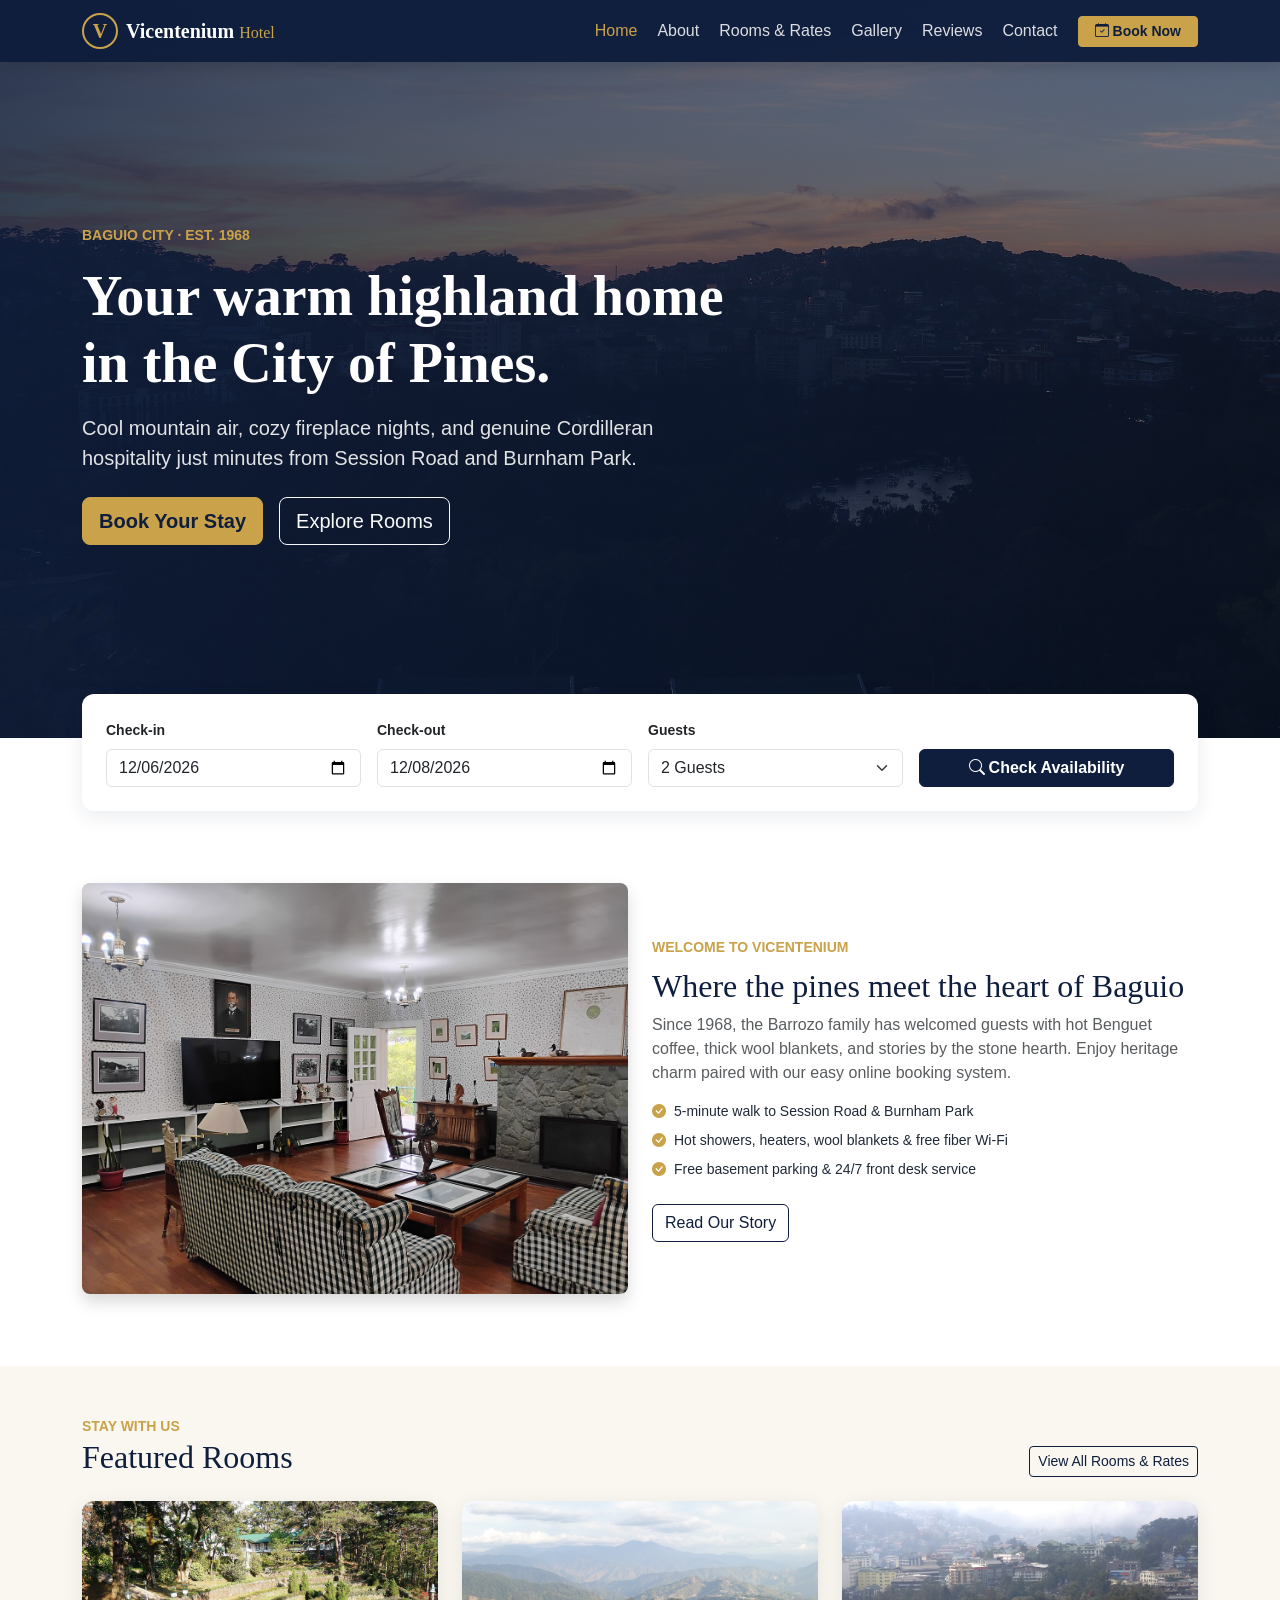
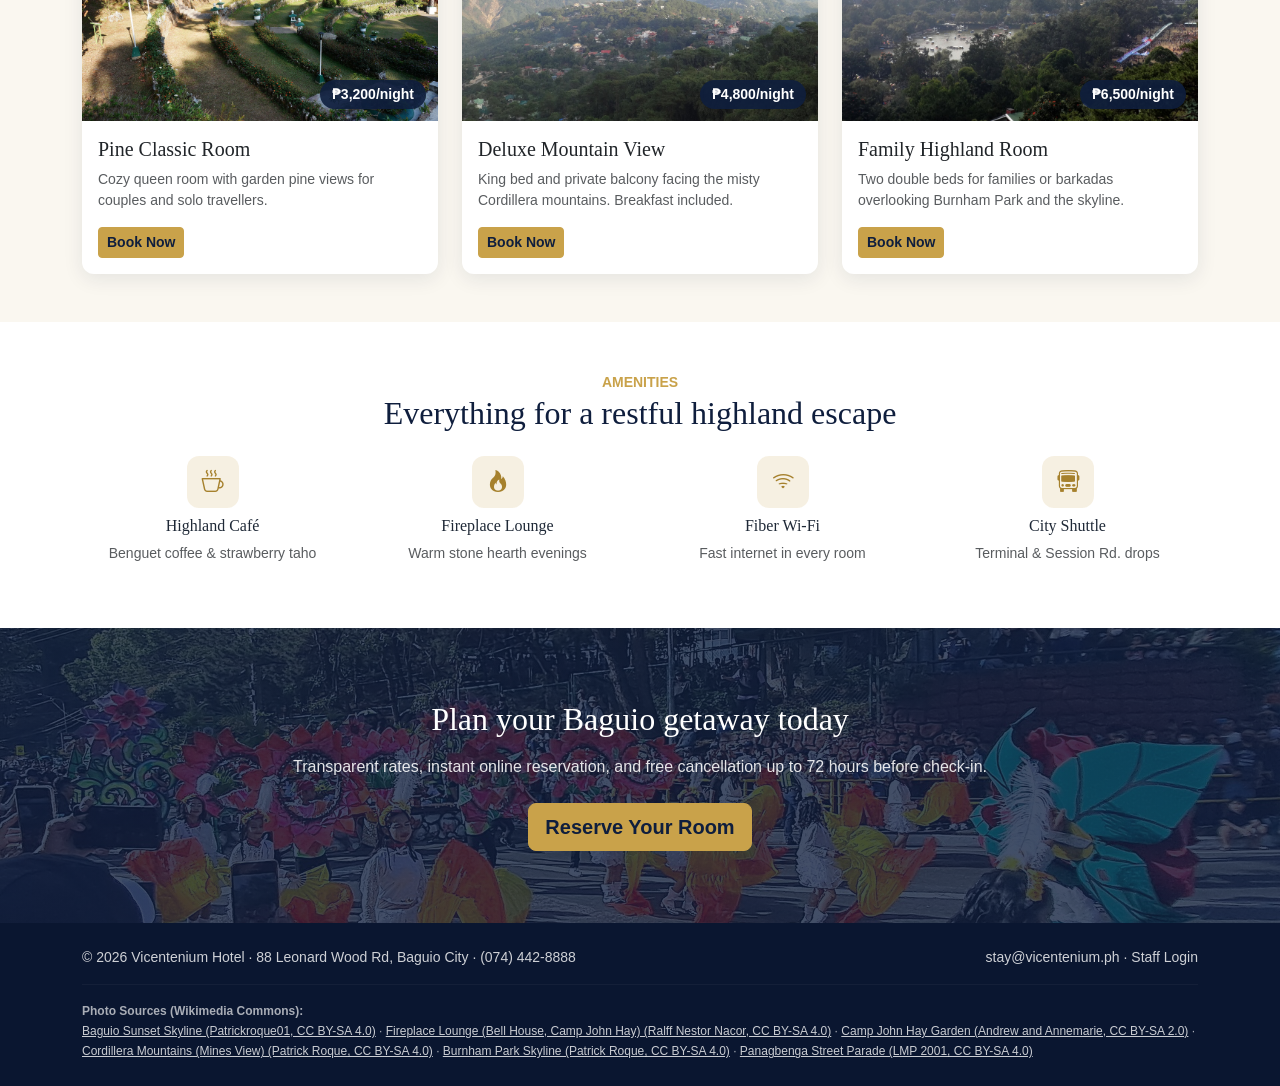
<file: index.html>
<!DOCTYPE html>
<html lang="en">
<head>
    <meta charset="UTF-8">
    <meta name="viewport" content="width=device-width, initial-scale=1.0">
    <title>Vicentenium Hotel | Baguio City</title>
    <link rel="stylesheet" href="vendor/bootstrap/bootstrap.min.css">
    <link rel="stylesheet" href="vendor/bootstrap-icons/bootstrap-icons.min.css">
    <link rel="stylesheet" href="css/style.css">
</head>
<body>

    <!-- navigation bar -->
    <header>
        <nav class="navbar navbar-expand-lg navbar-dark fixed-top hotel-navbar">
            <div class="container">
                <a class="navbar-brand d-flex align-items-center gap-2" href="index.html">
                    <span class="logo-circle">V</span>
                    <span class="brand-title fw-bold">Vicentenium <small class="gold-text fs-6 fw-normal">Hotel</small></span>
                </a>
                <button class="navbar-toggler" type="button" data-bs-toggle="collapse" data-bs-target="#mainMenu" aria-label="Toggle menu">
                    <span class="navbar-toggler-icon"></span>
                </button>
                <div class="collapse navbar-collapse" id="mainMenu">
                    <ul class="navbar-nav ms-auto align-items-lg-center gap-lg-1">
                        <li class="nav-item"><a class="nav-link" href="index.html">Home</a></li>
                        <li class="nav-item"><a class="nav-link" href="about.html">About</a></li>
                        <li class="nav-item"><a class="nav-link" href="rooms.html">Rooms &amp; Rates</a></li>
                        <li class="nav-item"><a class="nav-link" href="gallery.html">Gallery</a></li>
                        <li class="nav-item"><a class="nav-link" href="reviews.html">Reviews</a></li>
                        <li class="nav-item"><a class="nav-link" href="contact.html">Contact</a></li>
                        <li class="nav-item ms-lg-2">
                            <a class="btn btn-gold btn-sm px-3" href="booking.html">
                                <i class="bi bi-calendar-check me-1"></i>Book Now
                            </a>
                        </li>
                    </ul>
                </div>
            </div>
        </nav>
    </header>

    <main>
        <!-- hero banner -->
        <section class="hero-section d-flex align-items-center">
            <div class="container">
                <div class="col-lg-7">
                    <span class="gold-text text-uppercase small fw-semibold">Baguio City · Est. 1968</span>
                    <h1 class="display-4 fw-bold my-3">Your warm highland home in the City of Pines.</h1>
                    <p class="lead mb-4 text-white-50">
                        Cool mountain air, cozy fireplace nights, and genuine Cordilleran hospitality just minutes from Session Road and Burnham Park.
                    </p>
                    <div class="d-flex flex-wrap gap-3">
                        <a href="booking.html" class="btn btn-gold btn-lg">Book Your Stay</a>
                        <a href="rooms.html" class="btn btn-outline-light btn-lg">Explore Rooms</a>
                    </div>
                </div>
            </div>
        </section>

        <!-- quick availability search -->
        <section class="container" style="margin-top: -44px; position: relative; z-index: 2;">
            <form id="homeSearchForm" action="booking.html" method="get" class="card info-card p-4">
                <div class="row g-3 align-items-end">
                    <div class="col-md-3">
                        <label for="homeCheckIn" class="form-label small fw-semibold">Check-in</label>
                        <input type="date" id="homeCheckIn" name="checkin" class="form-control" required>
                    </div>
                    <div class="col-md-3">
                        <label for="homeCheckOut" class="form-label small fw-semibold">Check-out</label>
                        <input type="date" id="homeCheckOut" name="checkout" class="form-control" required>
                    </div>
                    <div class="col-md-3">
                        <label for="homeGuests" class="form-label small fw-semibold">Guests</label>
                        <select id="homeGuests" name="guests" class="form-select">
                            <option value="1">1 Guest</option>
                            <option value="2" selected>2 Guests</option>
                            <option value="3">3 Guests</option>
                            <option value="4">4 Guests</option>
                            <option value="other">Other</option>
                        </select>
                        <input type="number" id="customGuestCount" class="form-control mt-2 d-none" min="1" max="50" placeholder="Enter number of pax">
                    </div>
                    <div class="col-md-3 d-grid">
                        <button type="submit" class="btn btn-navy">
                            <i class="bi bi-search me-1"></i>Check Availability
                        </button>
                    </div>
                </div>
            </form>
        </section>

        <!-- welcome section -->
        <section class="py-5 my-4">
            <div class="container">
                <div class="row align-items-center g-4">
                    <div class="col-lg-6">
                        <img src="images/lobby.jpg" alt="Heritage Baguio fireplace lounge with stone hearth" class="img-fluid rounded-3 shadow">
                    </div>
                    <div class="col-lg-6">
                        <span class="gold-text text-uppercase small fw-semibold">Welcome to Vicentenium</span>
                        <h2 class="my-2">Where the pines meet the heart of Baguio</h2>
                        <p class="text-muted">
                            Since 1968, the Barrozo family has welcomed guests with hot Benguet coffee, thick wool blankets, and stories by the stone hearth. Enjoy heritage charm paired with our easy online booking system.
                        </p>
                        <ul class="list-unstyled small mb-4">
                            <li class="mb-2"><i class="bi bi-check-circle-fill gold-text me-2"></i>5-minute walk to Session Road &amp; Burnham Park</li>
                            <li class="mb-2"><i class="bi bi-check-circle-fill gold-text me-2"></i>Hot showers, heaters, wool blankets &amp; free fiber Wi-Fi</li>
                            <li><i class="bi bi-check-circle-fill gold-text me-2"></i>Free basement parking &amp; 24/7 front desk service</li>
                        </ul>
                        <a href="about.html" class="btn btn-outline-navy">Read Our Story</a>
                    </div>
                </div>
            </div>
        </section>

        <!-- featured rooms -->
        <section class="py-5 cream-bg">
            <div class="container">
                <div class="d-flex justify-content-between align-items-end mb-4 flex-wrap gap-2">
                    <div>
                        <span class="gold-text text-uppercase small fw-semibold">Stay With Us</span>
                        <h2 class="mb-0">Featured Rooms</h2>
                    </div>
                    <a href="rooms.html" class="btn btn-outline-navy btn-sm">View All Rooms &amp; Rates</a>
                </div>
                <div class="row g-4">
                    <div class="col-md-4">
                        <article class="card info-card h-100">
                            <div class="position-relative">
                                <img src="images/room-standard.jpg" alt="Pine Classic Room view" class="room-photo">
                                <span class="price-tag">₱3,200/night</span>
                            </div>
                            <div class="card-body">
                                <h3 class="h5">Pine Classic Room</h3>
                                <p class="small text-muted">Cozy queen room with garden pine views for couples and solo travellers.</p>
                                <a href="booking.html?room=standard" class="btn btn-gold btn-sm">Book Now</a>
                            </div>
                        </article>
                    </div>
                    <div class="col-md-4">
                        <article class="card info-card h-100">
                            <div class="position-relative">
                                <img src="images/room-deluxe.jpg" alt="Deluxe Mountain View" class="room-photo">
                                <span class="price-tag">₱4,800/night</span>
                            </div>
                            <div class="card-body">
                                <h3 class="h5">Deluxe Mountain View</h3>
                                <p class="small text-muted">King bed and private balcony facing the misty Cordillera mountains. Breakfast included.</p>
                                <a href="booking.html?room=deluxe" class="btn btn-gold btn-sm">Book Now</a>
                            </div>
                        </article>
                    </div>
                    <div class="col-md-4">
                        <article class="card info-card h-100">
                            <div class="position-relative">
                                <img src="images/room-family.jpg" alt="Family Highland Room view" class="room-photo">
                                <span class="price-tag">₱6,500/night</span>
                            </div>
                            <div class="card-body">
                                <h3 class="h5">Family Highland Room</h3>
                                <p class="small text-muted">Two double beds for families or barkadas overlooking Burnham Park and the skyline.</p>
                                <a href="booking.html?room=family" class="btn btn-gold btn-sm">Book Now</a>
                            </div>
                        </article>
                    </div>
                </div>
            </div>
        </section>

        <!-- amenities -->
        <section class="py-5">
            <div class="container text-center">
                <span class="gold-text text-uppercase small fw-semibold">Amenities</span>
                <h2 class="mb-4">Everything for a restful highland escape</h2>
                <div class="row g-4">
                    <div class="col-6 col-md-3">
                        <div class="feature-icon mb-2"><i class="bi bi-cup-hot"></i></div>
                        <h3 class="h6">Highland Café</h3>
                        <p class="small text-muted">Benguet coffee &amp; strawberry taho</p>
                    </div>
                    <div class="col-6 col-md-3">
                        <div class="feature-icon mb-2"><i class="bi bi-fire"></i></div>
                        <h3 class="h6">Fireplace Lounge</h3>
                        <p class="small text-muted">Warm stone hearth evenings</p>
                    </div>
                    <div class="col-6 col-md-3">
                        <div class="feature-icon mb-2"><i class="bi bi-wifi"></i></div>
                        <h3 class="h6">Fiber Wi-Fi</h3>
                        <p class="small text-muted">Fast internet in every room</p>
                    </div>
                    <div class="col-6 col-md-3">
                        <div class="feature-icon mb-2"><i class="bi bi-bus-front"></i></div>
                        <h3 class="h6">City Shuttle</h3>
                        <p class="small text-muted">Terminal &amp; Session Rd. drops</p>
                    </div>
                </div>
            </div>
        </section>

        <!-- call to action -->
        <section class="cta-section">
            <div class="container">
                <h2 class="mb-3">Plan your Baguio getaway today</h2>
                <p class="mb-4 text-white-50">Transparent rates, instant online reservation, and free cancellation up to 72 hours before check-in.</p>
                <a href="booking.html" class="btn btn-gold btn-lg">Reserve Your Room</a>
            </div>
        </section>
    </main>

    <!-- footer -->
    <footer class="hotel-footer py-4">
        <div class="container small">
            <div class="d-flex flex-wrap justify-content-between align-items-center gap-2">
                <span>© <span id="currentYear"></span> Vicentenium Hotel · 88 Leonard Wood Rd, Baguio City · (074) 442-8888</span>
                <span>
                    <a href="mailto:stay@vicentenium.ph">stay@vicentenium.ph</a> ·
                    <a href="booking.html#staff-login">Staff Login</a>
                </span>
            </div>
            <hr class="footer-divider my-3">
            <div class="photo-sources">
                <strong>Photo Sources (Wikimedia Commons):</strong><br>
                    <a href="https://commons.wikimedia.org/wiki/File:Baguio_skyline_sunset_Kisad_(Baguio_City;_12-03-2022).jpg" target="_blank" rel="noopener">Baguio Sunset Skyline (Patrickroque01, CC BY-SA 4.0)</a> ·
                    <a href="https://commons.wikimedia.org/wiki/File:Bell_House_Interior,_Camp_John_Hay,_Baguio,_Jul_2025.jpg" target="_blank" rel="noopener">Fireplace Lounge (Bell House, Camp John Hay) (Ralff Nestor Nacor, CC BY-SA 4.0)</a> ·
                    <a href="https://commons.wikimedia.org/wiki/File:Camp_John_Hay_Garden_(12438180775).jpg" target="_blank" rel="noopener">Camp John Hay Garden (Andrew and Annemarie, CC BY-SA 2.0)</a> ·
                    <a href="https://commons.wikimedia.org/wiki/File:Benguet_mountains_-_view_from_Mines_View_Park_(Baguio,_Benguet)(2018-02-25).jpg" target="_blank" rel="noopener">Cordillera Mountains (Mines View) (Patrick Roque, CC BY-SA 4.0)</a> ·
                    <a href="https://commons.wikimedia.org/wiki/File:Baguio_skyline_with_Burnham_Park_(close-up)_(Baguio,_Benguet)(2018-02-25).jpg" target="_blank" rel="noopener">Burnham Park Skyline (Patrick Roque, CC BY-SA 4.0)</a> ·
                    <a href="https://commons.wikimedia.org/wiki/File:Panagbenga_Street_Parade_003_2023-02-25.jpg" target="_blank" rel="noopener">Panagbenga Street Parade (LMP 2001, CC BY-SA 4.0)</a>
            </div>
        </div>
    </footer>

    <script src="vendor/bootstrap/bootstrap.bundle.min.js"></script>
    <script src="js/script.js"></script>
</body>
</html>
</file>
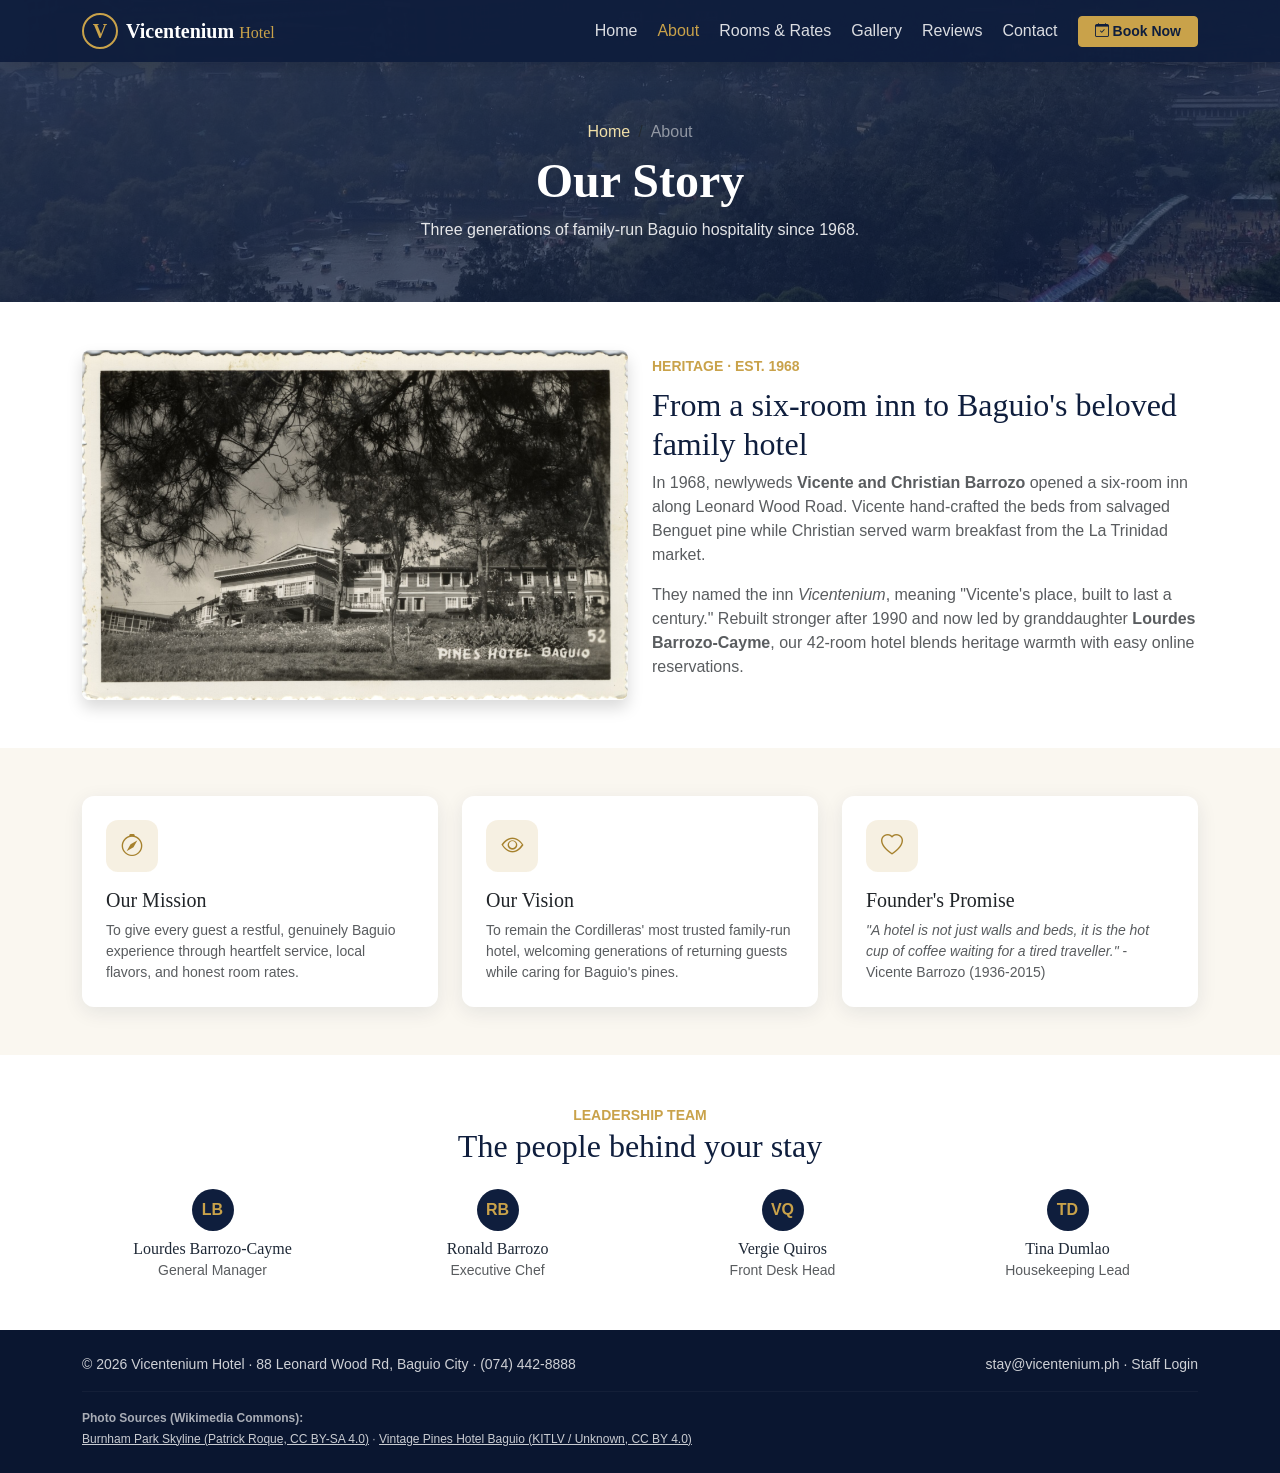
<file: about.html>
<!DOCTYPE html>
<html lang="en">
<head>
    <meta charset="UTF-8">
    <meta name="viewport" content="width=device-width, initial-scale=1.0">
    <title>About Us | Vicentenium Hotel</title>
    <link rel="stylesheet" href="vendor/bootstrap/bootstrap.min.css">
    <link rel="stylesheet" href="vendor/bootstrap-icons/bootstrap-icons.min.css">
    <link rel="stylesheet" href="css/style.css">
</head>
<body>

    <!-- navigation bar -->
    <header>
        <nav class="navbar navbar-expand-lg navbar-dark fixed-top hotel-navbar">
            <div class="container">
                <a class="navbar-brand d-flex align-items-center gap-2" href="index.html">
                    <span class="logo-circle">V</span>
                    <span class="brand-title fw-bold">Vicentenium <small class="gold-text fs-6 fw-normal">Hotel</small></span>
                </a>
                <button class="navbar-toggler" type="button" data-bs-toggle="collapse" data-bs-target="#mainMenu" aria-label="Toggle menu">
                    <span class="navbar-toggler-icon"></span>
                </button>
                <div class="collapse navbar-collapse" id="mainMenu">
                    <ul class="navbar-nav ms-auto align-items-lg-center gap-lg-1">
                        <li class="nav-item"><a class="nav-link" href="index.html">Home</a></li>
                        <li class="nav-item"><a class="nav-link" href="about.html">About</a></li>
                        <li class="nav-item"><a class="nav-link" href="rooms.html">Rooms &amp; Rates</a></li>
                        <li class="nav-item"><a class="nav-link" href="gallery.html">Gallery</a></li>
                        <li class="nav-item"><a class="nav-link" href="reviews.html">Reviews</a></li>
                        <li class="nav-item"><a class="nav-link" href="contact.html">Contact</a></li>
                        <li class="nav-item ms-lg-2">
                            <a class="btn btn-gold btn-sm px-3" href="booking.html">
                                <i class="bi bi-calendar-check me-1"></i>Book Now
                            </a>
                        </li>
                    </ul>
                </div>
            </div>
        </nav>
    </header>

    <main>
        <!-- page header -->
        <section class="page-header" style="background-image: url('images/room-family.jpg');">
            <div class="container">
                <nav aria-label="breadcrumb">
                    <ol class="breadcrumb justify-content-center small mb-2">
                        <li class="breadcrumb-item"><a href="index.html">Home</a></li>
                        <li class="breadcrumb-item active text-white-50">About</li>
                    </ol>
                </nav>
                <h1 class="display-5 fw-bold">Our Story</h1>
                <p class="mb-0 text-white-50">Three generations of family-run Baguio hospitality since 1968.</p>
            </div>
        </section>

        <!-- history section -->
        <section class="py-5">
            <div class="container">
                <div class="row align-items-center g-4">
                    <div class="col-lg-6">
                        <img src="images/heritage.jpg" alt="Vintage photograph of the historic Pines Hotel in Baguio" class="img-fluid rounded-3 shadow">
                    </div>
                    <div class="col-lg-6">
                        <span class="gold-text text-uppercase small fw-semibold">Heritage · Est. 1968</span>
                        <h2 class="my-2">From a six-room inn to Baguio's beloved family hotel</h2>
                        <p class="text-muted">
                            In 1968, newlyweds <strong>Vicente and Christian Barrozo</strong> opened a six-room inn along Leonard Wood Road. Vicente hand-crafted the beds from salvaged Benguet pine while Christian served warm breakfast from the La Trinidad market.
                        </p>
                        <p class="text-muted">
                            They named the inn <em>Vicentenium</em>, meaning "Vicente's place, built to last a century." Rebuilt stronger after 1990 and now led by granddaughter <strong>Lourdes Barrozo-Cayme</strong>, our 42-room hotel blends heritage warmth with easy online reservations.
                        </p>
                    </div>
                </div>
            </div>
        </section>

        <!-- mission, vision, and founder quote -->
        <section class="py-5 cream-bg">
            <div class="container">
                <div class="row g-4">
                    <div class="col-md-4">
                        <div class="card info-card h-100 p-4">
                            <div class="feature-icon mb-3"><i class="bi bi-compass"></i></div>
                            <h3 class="h5">Our Mission</h3>
                            <p class="small text-muted mb-0">
                                To give every guest a restful, genuinely Baguio experience through heartfelt service, local flavors, and honest room rates.
                            </p>
                        </div>
                    </div>
                    <div class="col-md-4">
                        <div class="card info-card h-100 p-4">
                            <div class="feature-icon mb-3"><i class="bi bi-eye"></i></div>
                            <h3 class="h5">Our Vision</h3>
                            <p class="small text-muted mb-0">
                                To remain the Cordilleras' most trusted family-run hotel, welcoming generations of returning guests while caring for Baguio's pines.
                            </p>
                        </div>
                    </div>
                    <div class="col-md-4">
                        <div class="card info-card h-100 p-4">
                            <div class="feature-icon mb-3"><i class="bi bi-heart"></i></div>
                            <h3 class="h5">Founder's Promise</h3>
                            <p class="small text-muted mb-0">
                                <em>"A hotel is not just walls and beds, it is the hot cup of coffee waiting for a tired traveller."</em> - Vicente Barrozo (1936-2015)
                            </p>
                        </div>
                    </div>
                </div>
            </div>
        </section>

        <!-- leadership team -->
        <section class="py-5">
            <div class="container text-center">
                <span class="gold-text text-uppercase small fw-semibold">Leadership Team</span>
                <h2 class="mb-4">The people behind your stay</h2>
                <div class="row g-4">
                    <div class="col-6 col-md-3">
                        <span class="guest-avatar mb-2">LB</span>
                        <h3 class="h6 mb-0">Lourdes Barrozo-Cayme</h3>
                        <small class="text-muted">General Manager</small>
                    </div>
                    <div class="col-6 col-md-3">
                        <span class="guest-avatar mb-2">RB</span>
                        <h3 class="h6 mb-0">Ronald Barrozo</h3>
                        <small class="text-muted">Executive Chef</small>
                    </div>
                    <div class="col-6 col-md-3">
                        <span class="guest-avatar mb-2">VQ</span>
                        <h3 class="h6 mb-0">Vergie Quiros</h3>
                        <small class="text-muted">Front Desk Head</small>
                    </div>
                    <div class="col-6 col-md-3">
                        <span class="guest-avatar mb-2">TD</span>
                        <h3 class="h6 mb-0">Tina Dumlao</h3>
                        <small class="text-muted">Housekeeping Lead</small>
                    </div>
                </div>
            </div>
        </section>
    </main>

    <!-- footer -->
    <footer class="hotel-footer py-4">
        <div class="container small">
            <div class="d-flex flex-wrap justify-content-between align-items-center gap-2">
                <span>© <span id="currentYear"></span> Vicentenium Hotel · 88 Leonard Wood Rd, Baguio City · (074) 442-8888</span>
                <span>
                    <a href="mailto:stay@vicentenium.ph">stay@vicentenium.ph</a> ·
                    <a href="booking.html#staff-login">Staff Login</a>
                </span>
            </div>
            <hr class="footer-divider my-3">
            <div class="photo-sources">
                <strong>Photo Sources (Wikimedia Commons):</strong><br>
                    <a href="https://commons.wikimedia.org/wiki/File:Baguio_skyline_with_Burnham_Park_(close-up)_(Baguio,_Benguet)(2018-02-25).jpg" target="_blank" rel="noopener">Burnham Park Skyline (Patrick Roque, CC BY-SA 4.0)</a> ·
                    <a href="https://commons.wikimedia.org/wiki/File:Pines_Hotel_te_Baguio_in_de_Filippijnen,_KITLV_1400128.tiff" target="_blank" rel="noopener">Vintage Pines Hotel Baguio (KITLV / Unknown, CC BY 4.0)</a>
            </div>
        </div>
    </footer>

    <script src="vendor/bootstrap/bootstrap.bundle.min.js"></script>
    <script src="js/script.js"></script>
</body>
</html>
</file>
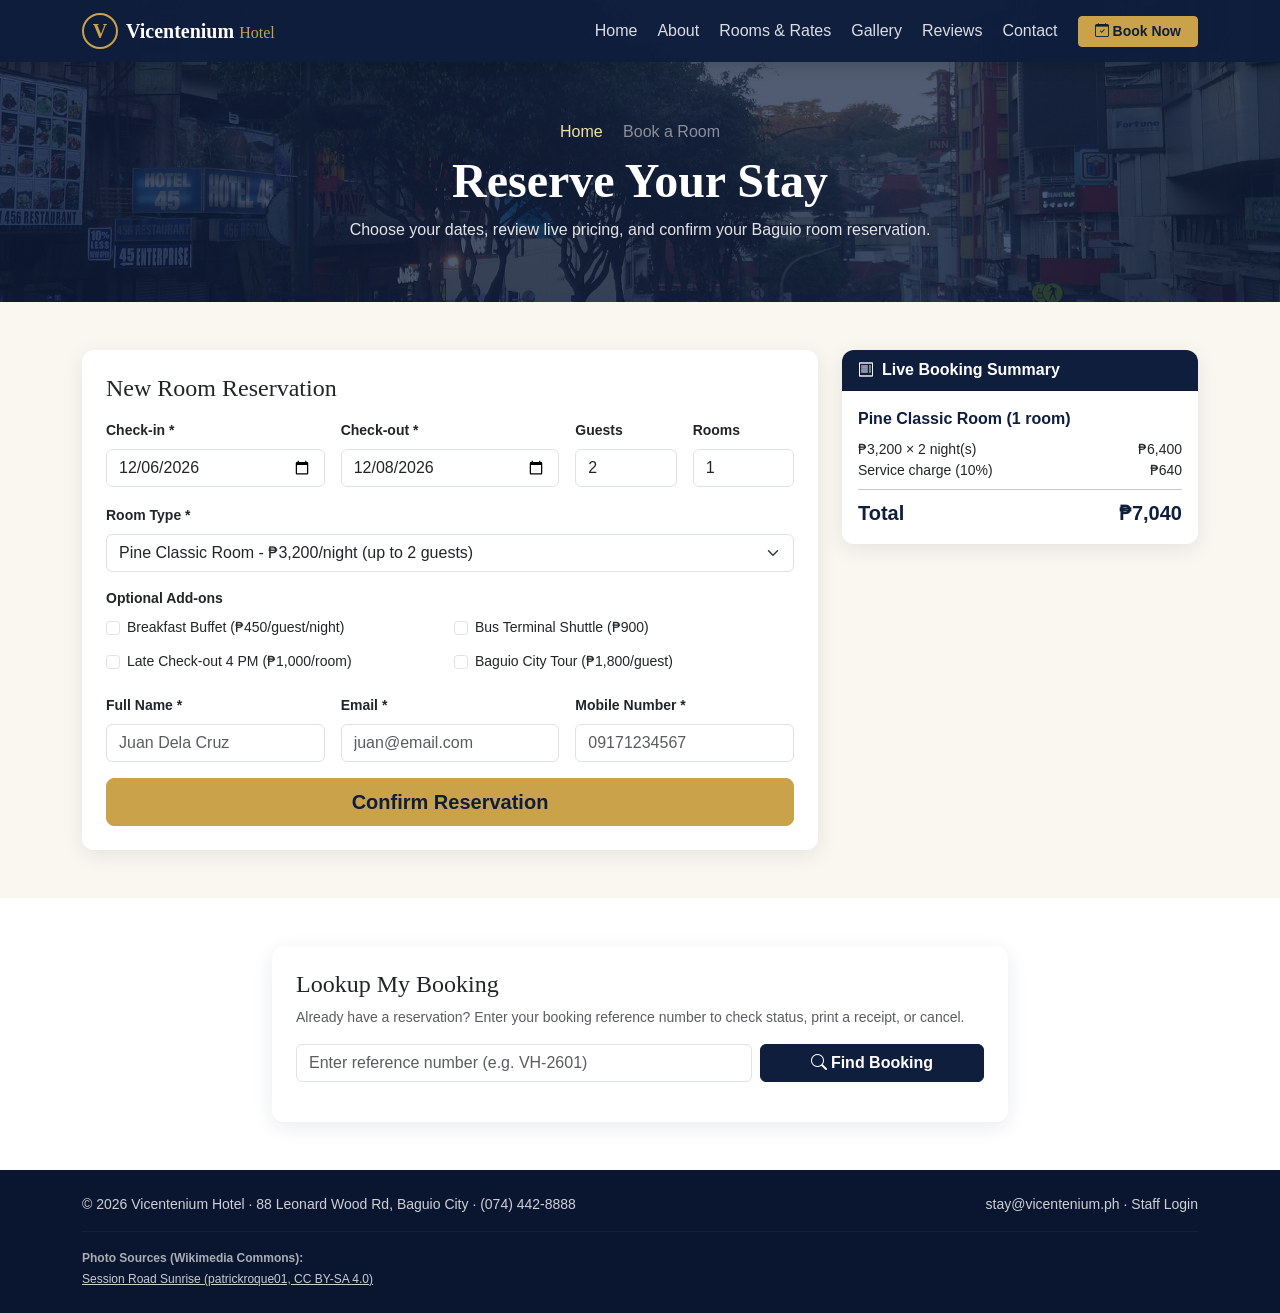
<file: booking.html>
<!DOCTYPE html>
<html lang="en">
<head>
    <meta charset="UTF-8">
    <meta name="viewport" content="width=device-width, initial-scale=1.0">
    <title>Book a Room | Vicentenium Hotel</title>
    <link rel="stylesheet" href="vendor/bootstrap/bootstrap.min.css">
    <link rel="stylesheet" href="vendor/bootstrap-icons/bootstrap-icons.min.css">
    <link rel="stylesheet" href="css/style.css">
</head>
<body>

    <!-- navigation bar -->
    <header>
        <nav class="navbar navbar-expand-lg navbar-dark fixed-top hotel-navbar">
            <div class="container">
                <a class="navbar-brand d-flex align-items-center gap-2" href="index.html">
                    <span class="logo-circle">V</span>
                    <span class="brand-title fw-bold">Vicentenium <small class="gold-text fs-6 fw-normal">Hotel</small></span>
                </a>
                <button class="navbar-toggler" type="button" data-bs-toggle="collapse" data-bs-target="#mainMenu" aria-label="Toggle menu">
                    <span class="navbar-toggler-icon"></span>
                </button>
                <div class="collapse navbar-collapse" id="mainMenu">
                    <ul class="navbar-nav ms-auto align-items-lg-center gap-lg-1">
                        <li class="nav-item"><a class="nav-link" href="index.html">Home</a></li>
                        <li class="nav-item"><a class="nav-link" href="about.html">About</a></li>
                        <li class="nav-item"><a class="nav-link" href="rooms.html">Rooms &amp; Rates</a></li>
                        <li class="nav-item"><a class="nav-link" href="gallery.html">Gallery</a></li>
                        <li class="nav-item"><a class="nav-link" href="reviews.html">Reviews</a></li>
                        <li class="nav-item"><a class="nav-link" href="contact.html">Contact</a></li>
                        <li class="nav-item ms-lg-2">
                            <a class="btn btn-gold btn-sm px-3" href="booking.html">
                                <i class="bi bi-calendar-check me-1"></i>Book Now
                            </a>
                        </li>
                    </ul>
                </div>
            </div>
        </nav>
    </header>

    <main>
        <!-- page header -->
        <section class="page-header" style="background-image: url('images/session-road.jpg');">
            <div class="container">
                <nav aria-label="breadcrumb">
                    <ol class="breadcrumb justify-content-center small mb-2">
                        <li class="breadcrumb-item"><a href="index.html">Home</a></li>
                        <li class="breadcrumb-item active text-white-50">Book a Room</li>
                    </ol>
                </nav>
                <h1 class="display-5 fw-bold">Reserve Your Stay</h1>
                <p class="mb-0 text-white-50">Choose your dates, review live pricing, and confirm your Baguio room reservation.</p>
            </div>
        </section>

        <!-- booking form and price summary -->
        <section class="py-5 cream-bg">
            <div class="container">
                <div id="pageAlert"></div>
                <div class="row g-4">
                    <div class="col-lg-8">
                        <form id="bookingForm" class="card info-card p-4" novalidate>
                            <h2 class="h4 mb-3">New Room Reservation</h2>
                            <div class="row g-3">
                                <div class="col-md-4">
                                    <label for="checkInDate" class="form-label small fw-semibold">Check-in *</label>
                                    <input type="date" id="checkInDate" class="form-control" required>
                                </div>
                                <div class="col-md-4">
                                    <label for="checkOutDate" class="form-label small fw-semibold">Check-out *</label>
                                    <input type="date" id="checkOutDate" class="form-control" required>
                                </div>
                                <div class="col-md-2 col-6">
                                    <label for="guestCount" class="form-label small fw-semibold">Guests</label>
                                    <input type="number" id="guestCount" class="form-control" value="2" min="1" max="50" required>
                                </div>
                                <div class="col-md-2 col-6">
                                    <label for="roomCount" class="form-label small fw-semibold">Rooms</label>
                                    <input type="number" id="roomCount" class="form-control" value="1" min="1" max="15" required>
                                </div>

                                <div class="col-12">
                                    <label for="roomSelect" class="form-label small fw-semibold">Room Type *</label>
                                    <select id="roomSelect" class="form-select" required>
                                        <option value="standard">Pine Classic Room - ₱3,200/night (up to 2 guests)</option>
                                        <option value="deluxe">Deluxe Mountain View - ₱4,800/night (up to 2 guests)</option>
                                        <option value="family">Family Highland Room - ₱6,500/night (up to 4 guests)</option>
                                        <option value="suite">Session Executive Suite - ₱9,800/night (up to 3 guests)</option>
                                    </select>
                                </div>

                                <div class="col-12">
                                    <span class="form-label small fw-semibold d-block">Optional Add-ons</span>
                                    <div class="row g-2 small">
                                        <div class="col-sm-6">
                                            <label class="form-check">
                                                <input type="checkbox" class="form-check-input" name="addon" value="breakfast">
                                                Breakfast Buffet (₱450/guest/night)
                                            </label>
                                        </div>
                                        <div class="col-sm-6">
                                            <label class="form-check">
                                                <input type="checkbox" class="form-check-input" name="addon" value="shuttle">
                                                Bus Terminal Shuttle (₱900)
                                            </label>
                                        </div>
                                        <div class="col-sm-6">
                                            <label class="form-check">
                                                <input type="checkbox" class="form-check-input" name="addon" value="late">
                                                Late Check-out 4 PM (₱1,000/room)
                                            </label>
                                        </div>
                                        <div class="col-sm-6">
                                            <label class="form-check">
                                                <input type="checkbox" class="form-check-input" name="addon" value="tour">
                                                Baguio City Tour (₱1,800/guest)
                                            </label>
                                        </div>
                                    </div>
                                </div>

                                <div class="col-md-4">
                                    <label for="guestName" class="form-label small fw-semibold">Full Name *</label>
                                    <input type="text" id="guestName" class="form-control" required minlength="2" placeholder="Juan Dela Cruz">
                                </div>
                                <div class="col-md-4">
                                    <label for="guestEmail" class="form-label small fw-semibold">Email *</label>
                                    <input type="email" id="guestEmail" class="form-control" required placeholder="juan@email.com">
                                </div>
                                <div class="col-md-4">
                                    <label for="guestPhone" class="form-label small fw-semibold">Mobile Number *</label>
                                    <input type="tel" id="guestPhone" class="form-control" required placeholder="09171234567">
                                </div>

                                <div class="col-12">
                                    <button type="submit" class="btn btn-gold btn-lg w-100">Confirm Reservation</button>
                                </div>
                            </div>
                        </form>
                    </div>

                    <div class="col-lg-4">
                        <aside class="card info-card">
                            <div class="card-header navy-bg text-white fw-semibold">
                                <i class="bi bi-receipt me-2"></i>Live Booking Summary
                            </div>
                            <div class="card-body" id="bookingSummary"></div>
                        </aside>
                    </div>
                </div>
            </div>
        </section>

        <!-- guest booking lookup -->
        <section class="py-5">
            <div class="container">
                <div class="row justify-content-center">
                    <div class="col-lg-8">
                        <div class="card info-card p-4">
                            <h2 class="h4 mb-2">Lookup My Booking</h2>
                            <p class="small text-muted mb-3">Already have a reservation? Enter your booking reference number to check status, print a receipt, or cancel.</p>
                            <form id="lookupForm" class="row g-2">
                                <div class="col-sm-8">
                                    <label for="lookupRef" class="visually-hidden">Booking reference number</label>
                                    <input type="text" id="lookupRef" class="form-control" placeholder="Enter reference number (e.g. VH-2601)" required>
                                </div>
                                <div class="col-sm-4 d-grid">
                                    <button type="submit" class="btn btn-navy">
                                        <i class="bi bi-search me-1"></i>Find Booking
                                    </button>
                                </div>
                            </form>
                            <div id="lookupResult" class="mt-3"></div>
                        </div>
                    </div>
                </div>
            </div>
        </section>

        <!-- front desk dashboard -->
        <section class="py-5 cream-bg d-none" id="frontDeskSection">
            <div class="container">
                <div class="d-flex flex-wrap justify-content-between align-items-end gap-3 mb-4">
                    <div>
                        <span class="gold-text text-uppercase small fw-semibold">Staff Portal</span>
                        <h2 class="mb-0">Front Desk Dashboard</h2>
                    </div>
                    <div class="d-flex gap-2 flex-wrap align-items-center">
                        <input type="search" id="searchBooking" class="form-control form-control-sm" style="width: 200px;" placeholder="Search ref or guest...">
                        <select id="statusFilter" class="form-select form-select-sm" style="width: auto;">
                            <option value="all">All statuses</option>
                            <option value="confirmed">Confirmed</option>
                            <option value="checked-in">Checked In</option>
                            <option value="completed">Completed</option>
                            <option value="cancelled">Cancelled</option>
                        </select>
                        <button type="button" id="staffLogoutBtn" class="btn btn-outline-danger btn-sm">
                            <i class="bi bi-box-arrow-right me-1"></i>Log Out
                        </button>
                    </div>
                </div>

                <!-- quick stats -->
                <div class="row g-3 mb-4">
                    <div class="col-6 col-md-3">
                        <div class="stat-box p-3">
                            <div class="fs-3 fw-bold navy-text" id="availableRooms">42</div>
                            <small class="text-muted">Rooms Available</small>
                        </div>
                    </div>
                    <div class="col-6 col-md-3">
                        <div class="stat-box p-3">
                            <div class="fs-3 fw-bold navy-text" id="activeBookings">0</div>
                            <small class="text-muted">Active Bookings</small>
                        </div>
                    </div>
                    <div class="col-6 col-md-3">
                        <div class="stat-box p-3">
                            <div class="fs-3 fw-bold navy-text" id="checkedInCount">0</div>
                            <small class="text-muted">Checked-In Guests</small>
                        </div>
                    </div>
                    <div class="col-6 col-md-3">
                        <div class="stat-box p-3">
                            <div class="fs-3 fw-bold navy-text" id="totalBookingAmount">₱0</div>
                            <small class="text-muted">Active Booking Value</small>
                        </div>
                    </div>
                </div>

                <!-- reservation records table -->
                <div class="table-responsive bg-white rounded-3 shadow-sm">
                    <table class="table table-hover align-middle mb-0">
                        <thead class="table-dark">
                            <tr>
                                <th>Ref</th>
                                <th>Guest</th>
                                <th>Room</th>
                                <th>Dates</th>
                                <th class="text-end">Total</th>
                                <th>Status</th>
                                <th class="text-end">Actions</th>
                            </tr>
                        </thead>
                        <tbody id="reservationTable"></tbody>
                    </table>
                </div>
            </div>
        </section>

        <!-- staff login modal -->
        <div class="modal fade" id="staffLoginModal" tabindex="-1" aria-hidden="true">
            <div class="modal-dialog modal-dialog-centered modal-sm">
                <div class="modal-content">
                    <div class="modal-header navy-bg text-white">
                        <h2 class="modal-title h6 mb-0 text-white"><i class="bi bi-shield-lock me-2"></i>Staff Login</h2>
                        <button type="button" class="btn-close btn-close-white" data-bs-dismiss="modal" aria-label="Close"></button>
                    </div>
                    <form id="staffLoginForm">
                        <div class="modal-body">
                            <div id="loginError" class="alert alert-danger py-2 small d-none"></div>
                            <div class="mb-3">
                                <label for="staffUsername" class="form-label small fw-semibold">Username</label>
                                <input type="text" id="staffUsername" class="form-control" placeholder="Enter username" required>
                            </div>
                            <div class="mb-2">
                                <label for="staffPassword" class="form-label small fw-semibold">Password</label>
                                <div class="input-group">
                                    <input type="password" id="staffPassword" class="form-control" placeholder="Enter password" required>
                                    <button type="button" id="toggleStaffPassword" class="btn btn-outline-secondary btn-sm">Show</button>
                                </div>
                            </div>
                        </div>
                        <div class="modal-footer">
                            <button type="submit" class="btn btn-gold w-100">Log In</button>
                        </div>
                    </form>
                </div>
            </div>
        </div>
    </main>

    <!-- footer -->
    <footer class="hotel-footer py-4">
        <div class="container small">
            <div class="d-flex flex-wrap justify-content-between align-items-center gap-2">
                <span>© <span id="currentYear"></span> Vicentenium Hotel · 88 Leonard Wood Rd, Baguio City · (074) 442-8888</span>
                <span>
                    <a href="mailto:stay@vicentenium.ph">stay@vicentenium.ph</a> ·
                    <a href="#staff-login" id="openStaffLogin">Staff Login</a>
                </span>
            </div>
            <hr class="footer-divider my-3">
            <div class="photo-sources">
                <strong>Photo Sources (Wikimedia Commons):</strong><br>
                    <a href="https://commons.wikimedia.org/wiki/File:Session_Road_sunrise_(Baguio,_Benguet)(2018-11-26).jpg" target="_blank" rel="noopener">Session Road Sunrise (patrickroque01, CC BY-SA 4.0)</a>
            </div>
        </div>
    </footer>

    <script src="vendor/bootstrap/bootstrap.bundle.min.js"></script>
    <script src="js/script.js"></script>
</body>
</html>
</file>
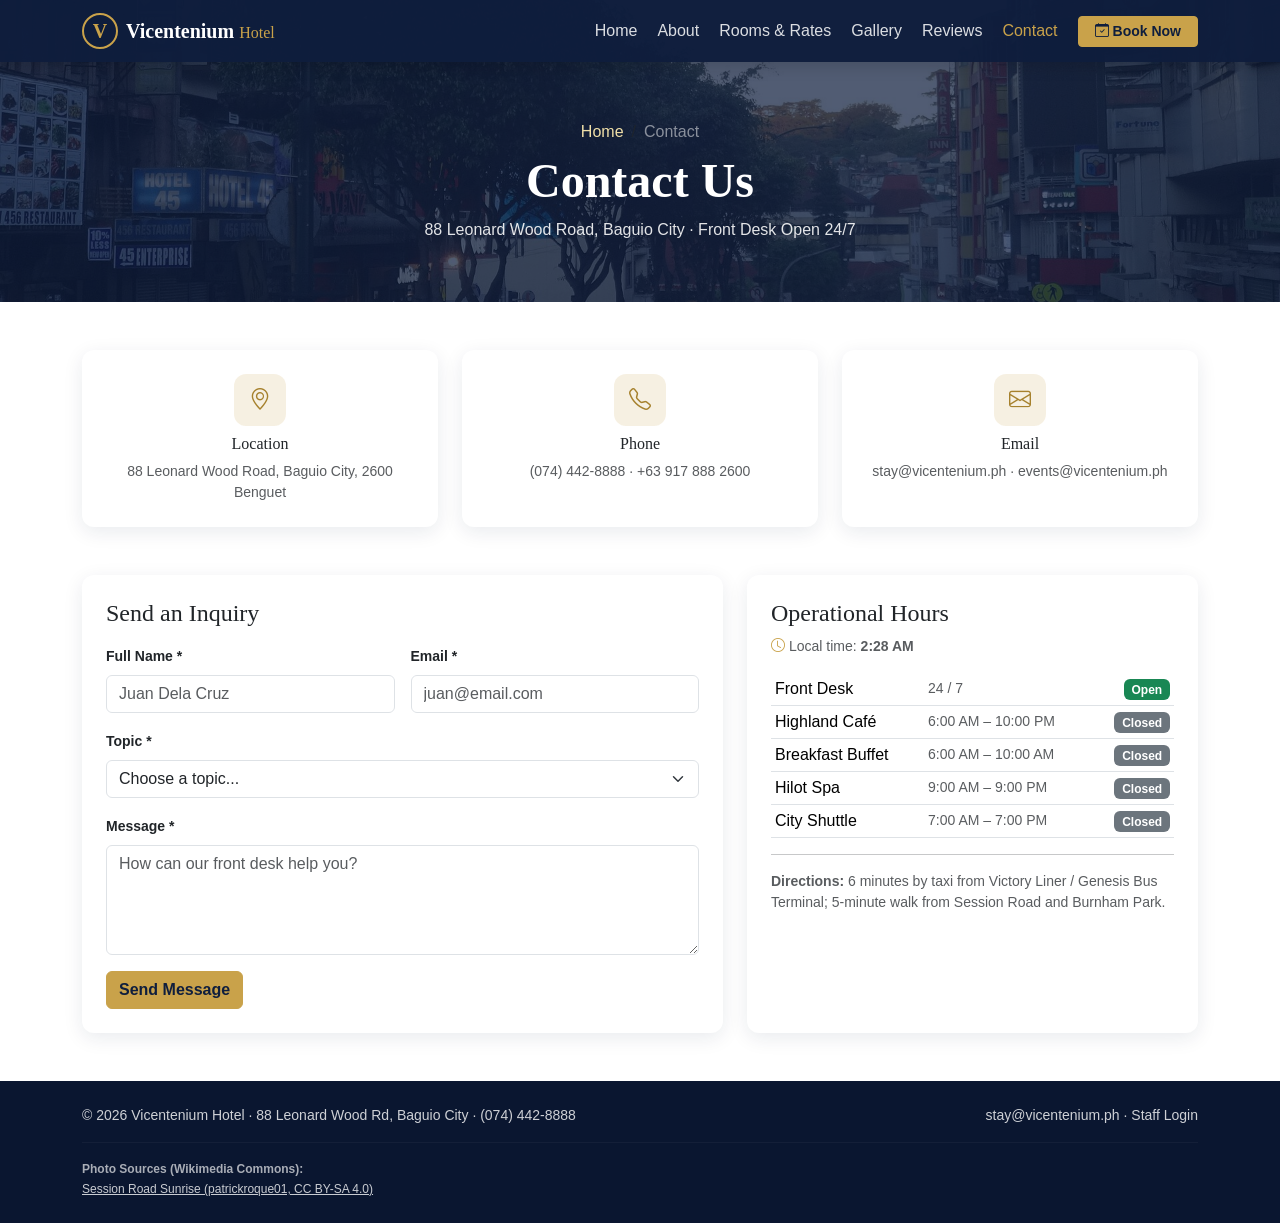
<file: contact.html>
<!DOCTYPE html>
<html lang="en">
<head>
    <meta charset="UTF-8">
    <meta name="viewport" content="width=device-width, initial-scale=1.0">
    <title>Contact Us | Vicentenium Hotel</title>
    <link rel="stylesheet" href="vendor/bootstrap/bootstrap.min.css">
    <link rel="stylesheet" href="vendor/bootstrap-icons/bootstrap-icons.min.css">
    <link rel="stylesheet" href="css/style.css">
</head>
<body>

    <!-- navigation bar -->
    <header>
        <nav class="navbar navbar-expand-lg navbar-dark fixed-top hotel-navbar">
            <div class="container">
                <a class="navbar-brand d-flex align-items-center gap-2" href="index.html">
                    <span class="logo-circle">V</span>
                    <span class="brand-title fw-bold">Vicentenium <small class="gold-text fs-6 fw-normal">Hotel</small></span>
                </a>
                <button class="navbar-toggler" type="button" data-bs-toggle="collapse" data-bs-target="#mainMenu" aria-label="Toggle menu">
                    <span class="navbar-toggler-icon"></span>
                </button>
                <div class="collapse navbar-collapse" id="mainMenu">
                    <ul class="navbar-nav ms-auto align-items-lg-center gap-lg-1">
                        <li class="nav-item"><a class="nav-link" href="index.html">Home</a></li>
                        <li class="nav-item"><a class="nav-link" href="about.html">About</a></li>
                        <li class="nav-item"><a class="nav-link" href="rooms.html">Rooms &amp; Rates</a></li>
                        <li class="nav-item"><a class="nav-link" href="gallery.html">Gallery</a></li>
                        <li class="nav-item"><a class="nav-link" href="reviews.html">Reviews</a></li>
                        <li class="nav-item"><a class="nav-link" href="contact.html">Contact</a></li>
                        <li class="nav-item ms-lg-2">
                            <a class="btn btn-gold btn-sm px-3" href="booking.html">
                                <i class="bi bi-calendar-check me-1"></i>Book Now
                            </a>
                        </li>
                    </ul>
                </div>
            </div>
        </nav>
    </header>

    <main>
        <!-- page header -->
        <section class="page-header" style="background-image: url('images/session-road.jpg');">
            <div class="container">
                <nav aria-label="breadcrumb">
                    <ol class="breadcrumb justify-content-center small mb-2">
                        <li class="breadcrumb-item"><a href="index.html">Home</a></li>
                        <li class="breadcrumb-item active text-white-50">Contact</li>
                    </ol>
                </nav>
                <h1 class="display-5 fw-bold">Contact Us</h1>
                <p class="mb-0 text-white-50">88 Leonard Wood Road, Baguio City · Front Desk Open 24/7</p>
            </div>
        </section>

        <!-- contact details, form, and hours -->
        <section class="py-5">
            <div class="container">
                <div id="pageAlert"></div>

                <!-- contact info cards -->
                <div class="row g-4 mb-5 text-center">
                    <div class="col-md-4">
                        <div class="card info-card h-100 p-4">
                            <div class="feature-icon mx-auto mb-2"><i class="bi bi-geo-alt"></i></div>
                            <h2 class="h6">Location</h2>
                            <p class="small text-muted mb-0">88 Leonard Wood Road, Baguio City, 2600 Benguet</p>
                        </div>
                    </div>
                    <div class="col-md-4">
                        <div class="card info-card h-100 p-4">
                            <div class="feature-icon mx-auto mb-2"><i class="bi bi-telephone"></i></div>
                            <h2 class="h6">Phone</h2>
                            <p class="small text-muted mb-0">(074) 442-8888 · +63 917 888 2600</p>
                        </div>
                    </div>
                    <div class="col-md-4">
                        <div class="card info-card h-100 p-4">
                            <div class="feature-icon mx-auto mb-2"><i class="bi bi-envelope"></i></div>
                            <h2 class="h6">Email</h2>
                            <p class="small text-muted mb-0">stay@vicentenium.ph · events@vicentenium.ph</p>
                        </div>
                    </div>
                </div>

                <div class="row g-4">
                    <!-- inquiry form -->
                    <div class="col-lg-7">
                        <div class="card info-card p-4">
                            <h2 class="h4 mb-3">Send an Inquiry</h2>
                            <form id="contactForm" class="row g-3" novalidate>
                                <div class="col-md-6">
                                    <label for="senderName" class="form-label small fw-semibold">Full Name *</label>
                                    <input type="text" id="senderName" class="form-control" required placeholder="Juan Dela Cruz">
                                </div>
                                <div class="col-md-6">
                                    <label for="senderEmail" class="form-label small fw-semibold">Email *</label>
                                    <input type="email" id="senderEmail" class="form-control" required placeholder="juan@email.com">
                                </div>
                                <div class="col-12">
                                    <label for="inquiryTopic" class="form-label small fw-semibold">Topic *</label>
                                    <select id="inquiryTopic" class="form-select" required>
                                        <option value="">Choose a topic...</option>
                                        <option>Room reservation</option>
                                        <option>Group / event booking</option>
                                        <option>Shuttle &amp; city tour</option>
                                        <option>Other question</option>
                                    </select>
                                </div>
                                <div class="col-12">
                                    <label for="inquiryMessage" class="form-label small fw-semibold">Message *</label>
                                    <textarea id="inquiryMessage" class="form-control" rows="4" required minlength="10" placeholder="How can our front desk help you?"></textarea>
                                </div>
                                <div class="col-12">
                                    <button type="submit" class="btn btn-gold">Send Message</button>
                                </div>
                            </form>
                        </div>
                    </div>

                    <!-- operational hours -->
                    <div class="col-lg-5">
                        <div class="card info-card p-4 h-100">
                            <h2 class="h4 mb-2">Operational Hours</h2>
                            <p class="small text-muted mb-3" id="localTimeText"></p>
                            <table class="table table-sm align-middle mb-0">
                                <tbody>
                                    <tr class="schedule-row" data-open="0" data-close="24">
                                        <td>Front Desk</td>
                                        <td class="small text-muted">24 / 7</td>
                                        <td class="text-end open-status"></td>
                                    </tr>
                                    <tr class="schedule-row" data-open="6" data-close="22">
                                        <td>Highland Café</td>
                                        <td class="small text-muted">6:00 AM – 10:00 PM</td>
                                        <td class="text-end open-status"></td>
                                    </tr>
                                    <tr class="schedule-row" data-open="6" data-close="10">
                                        <td>Breakfast Buffet</td>
                                        <td class="small text-muted">6:00 AM – 10:00 AM</td>
                                        <td class="text-end open-status"></td>
                                    </tr>
                                    <tr class="schedule-row" data-open="9" data-close="21">
                                        <td>Hilot Spa</td>
                                        <td class="small text-muted">9:00 AM – 9:00 PM</td>
                                        <td class="text-end open-status"></td>
                                    </tr>
                                    <tr class="schedule-row" data-open="7" data-close="19">
                                        <td>City Shuttle</td>
                                        <td class="small text-muted">7:00 AM – 7:00 PM</td>
                                        <td class="text-end open-status"></td>
                                    </tr>
                                </tbody>
                            </table>
                            <hr>
                            <p class="small text-muted mb-0">
                                <strong>Directions:</strong> 6 minutes by taxi from Victory Liner / Genesis Bus Terminal; 5-minute walk from Session Road and Burnham Park.
                            </p>
                        </div>
                    </div>
                </div>
            </div>
        </section>
    </main>

    <!-- footer -->
    <footer class="hotel-footer py-4">
        <div class="container small">
            <div class="d-flex flex-wrap justify-content-between align-items-center gap-2">
                <span>© <span id="currentYear"></span> Vicentenium Hotel · 88 Leonard Wood Rd, Baguio City · (074) 442-8888</span>
                <span>
                    <a href="mailto:stay@vicentenium.ph">stay@vicentenium.ph</a> ·
                    <a href="booking.html#staff-login">Staff Login</a>
                </span>
            </div>
            <hr class="footer-divider my-3">
            <div class="photo-sources">
                <strong>Photo Sources (Wikimedia Commons):</strong><br>
                    <a href="https://commons.wikimedia.org/wiki/File:Session_Road_sunrise_(Baguio,_Benguet)(2018-11-26).jpg" target="_blank" rel="noopener">Session Road Sunrise (patrickroque01, CC BY-SA 4.0)</a>
            </div>
        </div>
    </footer>

    <script src="vendor/bootstrap/bootstrap.bundle.min.js"></script>
    <script src="js/script.js"></script>
</body>
</html>
</file>
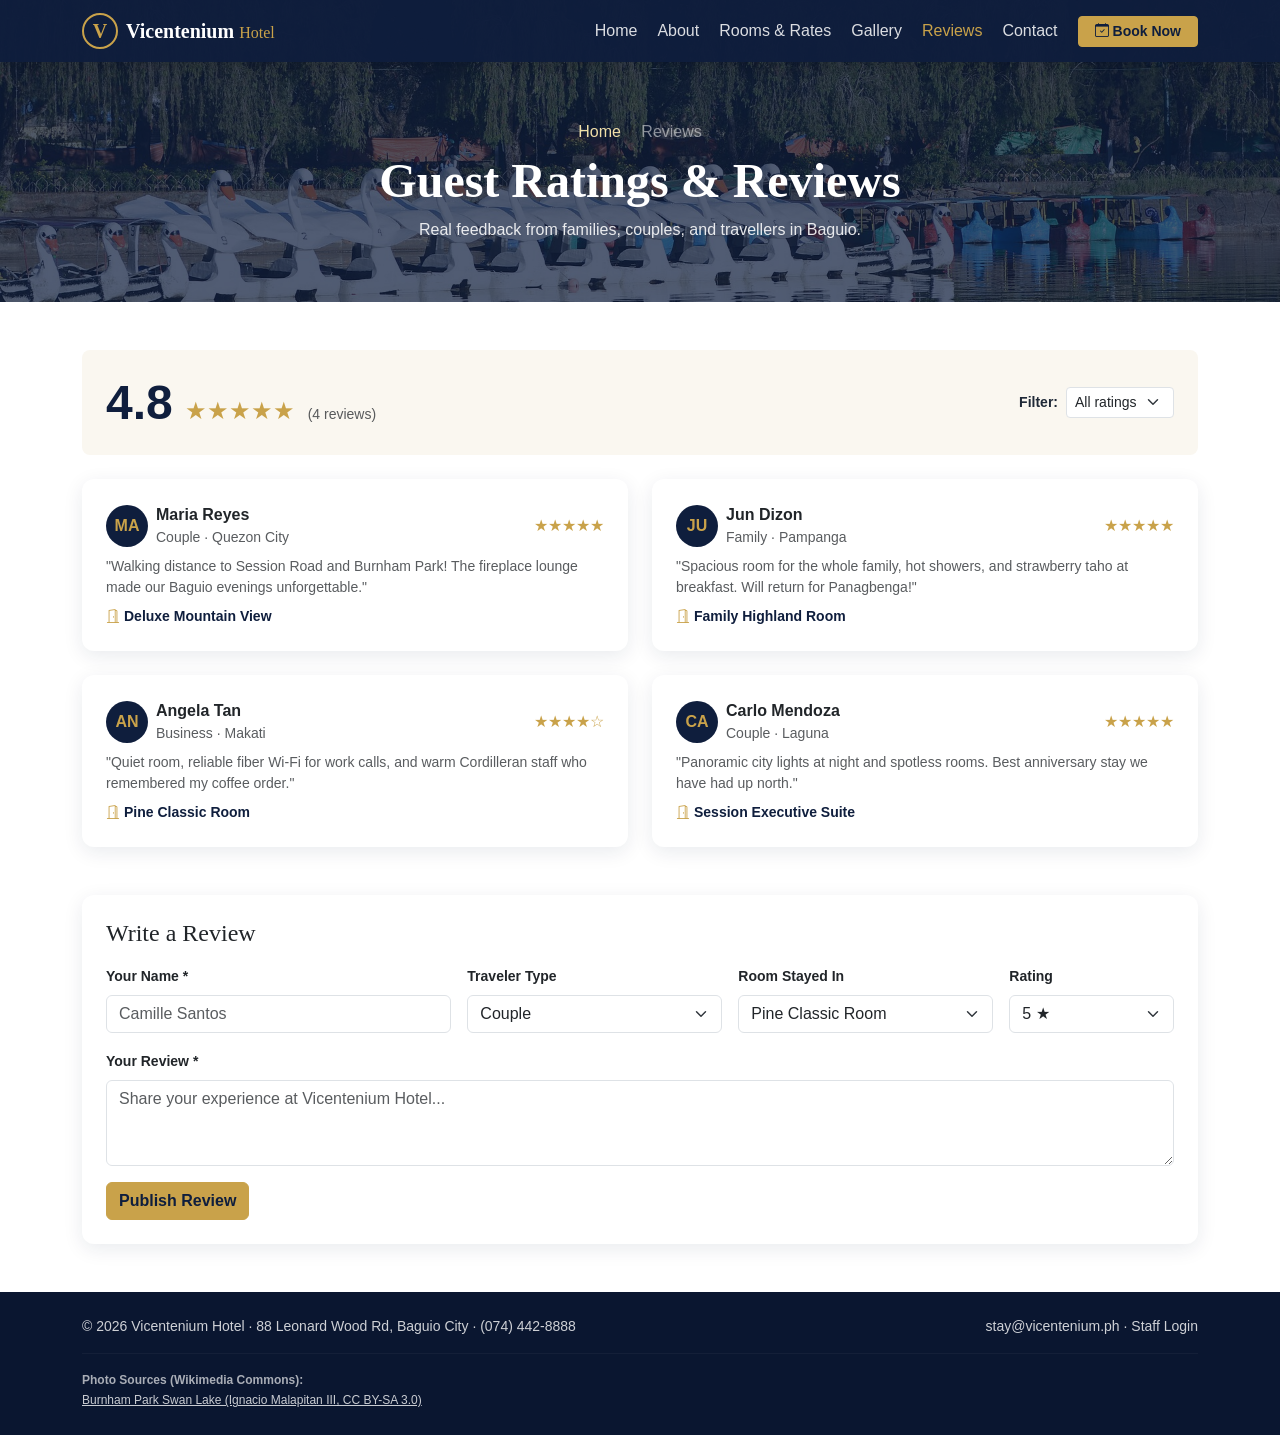
<file: reviews.html>
<!DOCTYPE html>
<html lang="en">
<head>
    <meta charset="UTF-8">
    <meta name="viewport" content="width=device-width, initial-scale=1.0">
    <title>Guest Reviews | Vicentenium Hotel</title>
    <link rel="stylesheet" href="vendor/bootstrap/bootstrap.min.css">
    <link rel="stylesheet" href="vendor/bootstrap-icons/bootstrap-icons.min.css">
    <link rel="stylesheet" href="css/style.css">
</head>
<body>

    <!-- navigation bar -->
    <header>
        <nav class="navbar navbar-expand-lg navbar-dark fixed-top hotel-navbar">
            <div class="container">
                <a class="navbar-brand d-flex align-items-center gap-2" href="index.html">
                    <span class="logo-circle">V</span>
                    <span class="brand-title fw-bold">Vicentenium <small class="gold-text fs-6 fw-normal">Hotel</small></span>
                </a>
                <button class="navbar-toggler" type="button" data-bs-toggle="collapse" data-bs-target="#mainMenu" aria-label="Toggle menu">
                    <span class="navbar-toggler-icon"></span>
                </button>
                <div class="collapse navbar-collapse" id="mainMenu">
                    <ul class="navbar-nav ms-auto align-items-lg-center gap-lg-1">
                        <li class="nav-item"><a class="nav-link" href="index.html">Home</a></li>
                        <li class="nav-item"><a class="nav-link" href="about.html">About</a></li>
                        <li class="nav-item"><a class="nav-link" href="rooms.html">Rooms &amp; Rates</a></li>
                        <li class="nav-item"><a class="nav-link" href="gallery.html">Gallery</a></li>
                        <li class="nav-item"><a class="nav-link" href="reviews.html">Reviews</a></li>
                        <li class="nav-item"><a class="nav-link" href="contact.html">Contact</a></li>
                        <li class="nav-item ms-lg-2">
                            <a class="btn btn-gold btn-sm px-3" href="booking.html">
                                <i class="bi bi-calendar-check me-1"></i>Book Now
                            </a>
                        </li>
                    </ul>
                </div>
            </div>
        </nav>
    </header>

    <main>
        <!-- page header -->
        <section class="page-header" style="background-image: url('images/burnham.jpg');">
            <div class="container">
                <nav aria-label="breadcrumb">
                    <ol class="breadcrumb justify-content-center small mb-2">
                        <li class="breadcrumb-item"><a href="index.html">Home</a></li>
                        <li class="breadcrumb-item active text-white-50">Reviews</li>
                    </ol>
                </nav>
                <h1 class="display-5 fw-bold">Guest Ratings &amp; Reviews</h1>
                <p class="mb-0 text-white-50">Real feedback from families, couples, and travellers in Baguio.</p>
            </div>
        </section>

        <!-- ratings summary, review list, and form -->
        <section class="py-5">
            <div class="container">
                <div id="pageAlert"></div>

                <!-- average rating bar -->
                <div class="d-flex flex-wrap justify-content-between align-items-center cream-bg rounded-3 p-4 mb-4 gap-3">
                    <div>
                        <span class="display-5 fw-bold navy-text" id="averageScore">4.8</span>
                        <span class="star-rating fs-4 ms-2">★★★★★</span>
                        <span class="small text-muted ms-2">(<span id="reviewCount">4</span> reviews)</span>
                    </div>
                    <div class="d-flex align-items-center gap-2">
                        <label for="ratingFilter" class="small fw-semibold">Filter:</label>
                        <select id="ratingFilter" class="form-select form-select-sm" style="width: auto;">
                            <option value="all">All ratings</option>
                            <option value="5">5 stars</option>
                            <option value="4">4 stars</option>
                            <option value="3">3 stars</option>
                        </select>
                    </div>
                </div>

                <!-- review cards loaded by script.js -->
                <div class="row g-4 mb-5" id="reviewsContainer"></div>

                <!-- write a review form -->
                <div class="card info-card p-4">
                    <h2 class="h4 mb-3">Write a Review</h2>
                    <form id="reviewForm" class="row g-3" novalidate>
                        <div class="col-md-4">
                            <label for="reviewerName" class="form-label small fw-semibold">Your Name *</label>
                            <input type="text" id="reviewerName" class="form-control" required placeholder="Camille Santos">
                        </div>
                        <div class="col-md-3">
                            <label for="travelerType" class="form-label small fw-semibold">Traveler Type</label>
                            <select id="travelerType" class="form-select">
                                <option>Couple</option>
                                <option>Family</option>
                                <option>Solo</option>
                                <option>Business</option>
                                <option>Barkada</option>
                            </select>
                        </div>
                        <div class="col-md-3">
                            <label for="roomStayed" class="form-label small fw-semibold">Room Stayed In</label>
                            <select id="roomStayed" class="form-select">
                                <option>Pine Classic Room</option>
                                <option>Deluxe Mountain View</option>
                                <option>Family Highland Room</option>
                                <option>Session Executive Suite</option>
                            </select>
                        </div>
                        <div class="col-md-2">
                            <label for="starRating" class="form-label small fw-semibold">Rating</label>
                            <select id="starRating" class="form-select">
                                <option value="5">5 ★</option>
                                <option value="4">4 ★</option>
                                <option value="3">3 ★</option>
                                <option value="2">2 ★</option>
                                <option value="1">1 ★</option>
                            </select>
                        </div>
                        <div class="col-12">
                            <label for="reviewMessage" class="form-label small fw-semibold">Your Review *</label>
                            <textarea id="reviewMessage" class="form-control" rows="3" required minlength="10" placeholder="Share your experience at Vicentenium Hotel..."></textarea>
                        </div>
                        <div class="col-12">
                            <button type="submit" class="btn btn-gold">Publish Review</button>
                        </div>
                    </form>
                </div>
            </div>
        </section>
    </main>

    <!-- footer -->
    <footer class="hotel-footer py-4">
        <div class="container small">
            <div class="d-flex flex-wrap justify-content-between align-items-center gap-2">
                <span>© <span id="currentYear"></span> Vicentenium Hotel · 88 Leonard Wood Rd, Baguio City · (074) 442-8888</span>
                <span>
                    <a href="mailto:stay@vicentenium.ph">stay@vicentenium.ph</a> ·
                    <a href="booking.html#staff-login">Staff Login</a>
                </span>
            </div>
            <hr class="footer-divider my-3">
            <div class="photo-sources">
                <strong>Photo Sources (Wikimedia Commons):</strong><br>
                    <a href="https://commons.wikimedia.org/wiki/File:Swan_Lake.JPG" target="_blank" rel="noopener">Burnham Park Swan Lake (Ignacio Malapitan III, CC BY-SA 3.0)</a>
            </div>
        </div>
    </footer>

    <script src="vendor/bootstrap/bootstrap.bundle.min.js"></script>
    <script src="js/script.js"></script>
</body>
</html>
</file>
<file: css/style.css>
/* general styles */
* {
    box-sizing: border-box;
}

html {
    scroll-behavior: smooth;
}

body {
    font-family: Arial, Helvetica, sans-serif;
    color: #1f2937;
    background-color: #ffffff;
    margin: 0;
}

h1, h2, h3 {
    font-family: Georgia, "Times New Roman", serif;
    color: #0f1e3d;
}

.brand-title {
    font-family: Georgia, "Times New Roman", serif;
    color: #ffffff;
}

/* custom colors and buttons */
.navy-bg {
    background-color: #0f1e3d;
}

.cream-bg {
    background-color: #faf7f0;
}

.navy-text {
    color: #0f1e3d;
}

.gold-text {
    color: #c9a24a;
}

.btn-gold {
    background-color: #c9a24a;
    border-color: #c9a24a;
    color: #0f1e3d;
    font-weight: bold;
}

.btn-gold:hover {
    background-color: #a6812d;
    border-color: #a6812d;
    color: #ffffff;
}

.btn-navy {
    background-color: #0f1e3d;
    border-color: #0f1e3d;
    color: #ffffff;
    font-weight: bold;
}

.btn-navy:hover {
    background-color: #1e3566;
    border-color: #1e3566;
    color: #ffffff;
}

.btn-outline-navy {
    border-color: #0f1e3d;
    color: #0f1e3d;
    font-weight: 500;
}

.btn-outline-navy:hover,
.btn-outline-navy.active {
    background-color: #0f1e3d;
    color: #ffffff;
}

/* navigation bar */
.hotel-navbar {
    background-color: rgba(15, 30, 61, 0.96);
    box-shadow: 0 4px 15px rgba(0, 0, 0, 0.15);
}

.logo-circle {
    width: 36px;
    height: 36px;
    border-radius: 50%;
    border: 2px solid #c9a24a;
    color: #c9a24a;
    display: inline-flex;
    align-items: center;
    justify-content: center;
    font-family: Georgia, serif;
    font-weight: bold;
}

.hotel-navbar .nav-link {
    color: rgba(255, 255, 255, 0.85);
    font-weight: 500;
}

.hotel-navbar .nav-link:hover,
.hotel-navbar .nav-link.active {
    color: #c9a24a;
}

/* hero and page headers */
.hero-section {
    min-height: 82vh;
    padding: 120px 0 90px;
    color: #ffffff;
    background: linear-gradient(100deg, rgba(15, 30, 61, 0.86), rgba(15, 30, 61, 0.45)),
                url("../images/hero.jpg") center / cover no-repeat;
}

.hero-section h1,
.page-header h1,
.cta-section h2,
.navy-bg h2 {
    color: #ffffff;
}

.hero-section p,
.page-header p,
.cta-section p {
    color: rgba(255, 255, 255, 0.88) !important;
}

.page-header {
    padding: 120px 0 60px;
    color: #ffffff;
    text-align: center;
    background-color: #0f1e3d;
    background-size: cover;
    background-position: center;
    position: relative;
}

.page-header::before {
    content: "";
    position: absolute;
    inset: 0;
    background-color: rgba(15, 30, 61, 0.72);
}

.page-header .container {
    position: relative;
    z-index: 1;
}

.page-header .breadcrumb a {
    color: #f0dfa8;
    text-decoration: none;
}

.cta-section {
    padding: 72px 0;
    color: #ffffff;
    text-align: center;
    background: linear-gradient(rgba(15, 30, 61, 0.78), rgba(15, 30, 61, 0.78)),
                url("../images/events.jpg") center / cover no-repeat;
}

/* cards and photos */
.info-card {
    border: none;
    border-radius: 12px;
    overflow: hidden;
    box-shadow: 0 5px 20px rgba(15, 30, 61, 0.09);
    transition: transform 0.25s;
}

.info-card:hover {
    transform: translateY(-4px);
}

.room-photo {
    height: 220px;
    width: 100%;
    object-fit: cover;
}

.price-tag {
    position: absolute;
    right: 12px;
    bottom: 12px;
    background-color: rgba(15, 30, 61, 0.9);
    color: #ffffff;
    padding: 4px 12px;
    border-radius: 20px;
    font-size: 14px;
    font-weight: bold;
}

.feature-icon {
    width: 52px;
    height: 52px;
    border-radius: 12px;
    background-color: rgba(201, 162, 74, 0.16);
    color: #a6812d;
    display: inline-flex;
    align-items: center;
    justify-content: center;
    font-size: 22px;
}

/* gallery */
.gallery-box {
    cursor: pointer;
    position: relative;
    overflow: hidden;
    border-radius: 12px;
}

.gallery-box img {
    height: 230px;
    width: 100%;
    object-fit: cover;
    transition: transform 0.3s;
}

.gallery-box:hover img {
    transform: scale(1.05);
}

.gallery-label {
    position: absolute;
    left: 0;
    right: 0;
    bottom: 0;
    padding: 10px 14px;
    background: linear-gradient(transparent, rgba(15, 30, 61, 0.88));
    color: #ffffff;
    font-size: 14px;
}

/* booking and front desk status */
.stat-box {
    border-left: 4px solid #c9a24a;
    border-radius: 10px;
    background-color: #ffffff;
    box-shadow: 0 4px 14px rgba(15, 30, 61, 0.08);
}

.status-label {
    font-size: 13px;
    padding: 4px 10px;
    border-radius: 20px;
    font-weight: bold;
    text-transform: capitalize;
}

.status-confirmed {
    background-color: #dcfce7;
    color: #166534;
}

.status-checked-in {
    background-color: #fef3c7;
    color: #92400e;
}

.status-completed {
    background-color: #e0e7ff;
    color: #3730a3;
}

.status-cancelled {
    background-color: #fee2e2;
    color: #991b1b;
}

/* reviews */
.star-rating {
    color: #c9a24a;
}

.guest-avatar {
    width: 42px;
    height: 42px;
    border-radius: 50%;
    flex-shrink: 0;
    background-color: #0f1e3d;
    color: #c9a24a;
    display: inline-flex;
    align-items: center;
    justify-content: center;
    font-weight: bold;
}

/* footer */
.hotel-footer {
    background-color: #0a1630;
    color: rgba(255, 255, 255, 0.8);
}

.hotel-footer a {
    color: rgba(255, 255, 255, 0.8);
    text-decoration: none;
}

.hotel-footer a:hover {
    color: #c9a24a;
}

.footer-divider {
    border-color: rgba(255, 255, 255, 0.15);
}

.photo-sources {
    font-size: 12px;
    color: rgba(255, 255, 255, 0.65);
    line-height: 1.7;
}

.photo-sources a {
    color: rgba(255, 255, 255, 0.78);
    text-decoration: underline;
}
</file>
